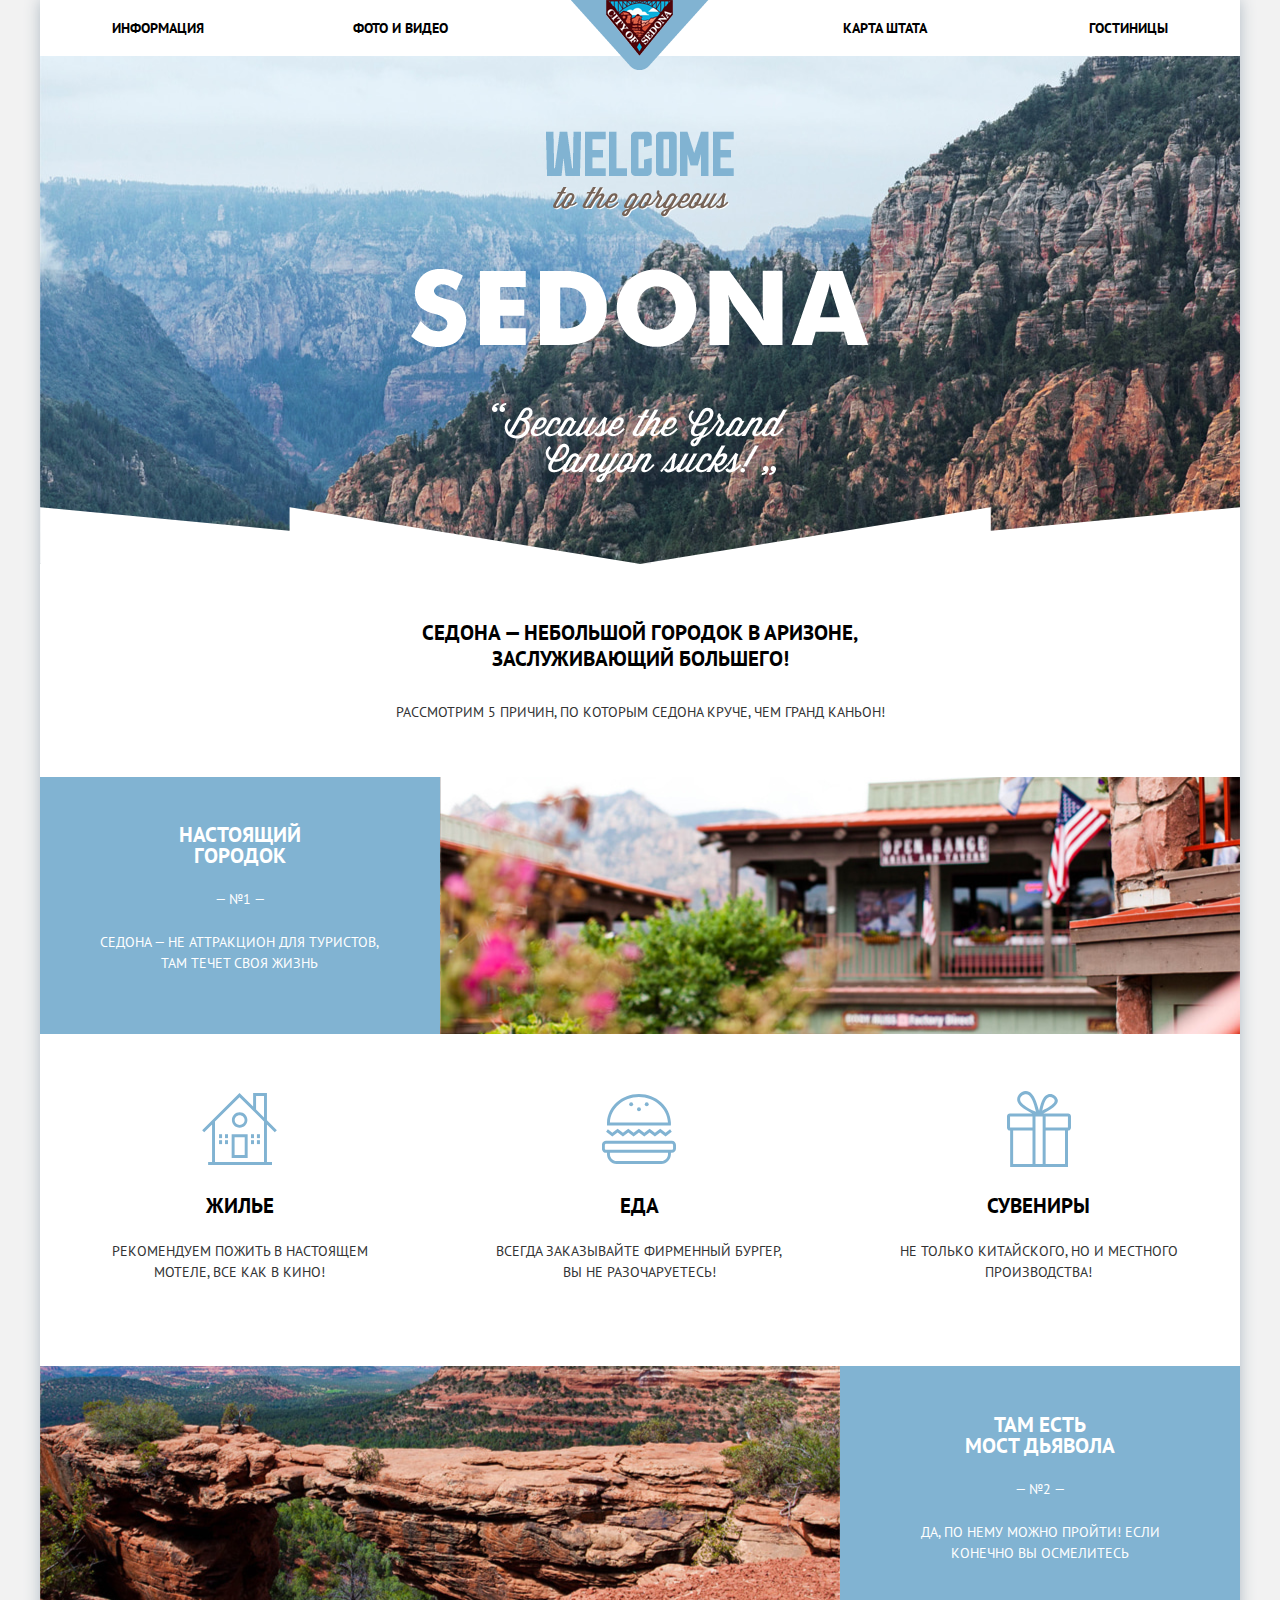
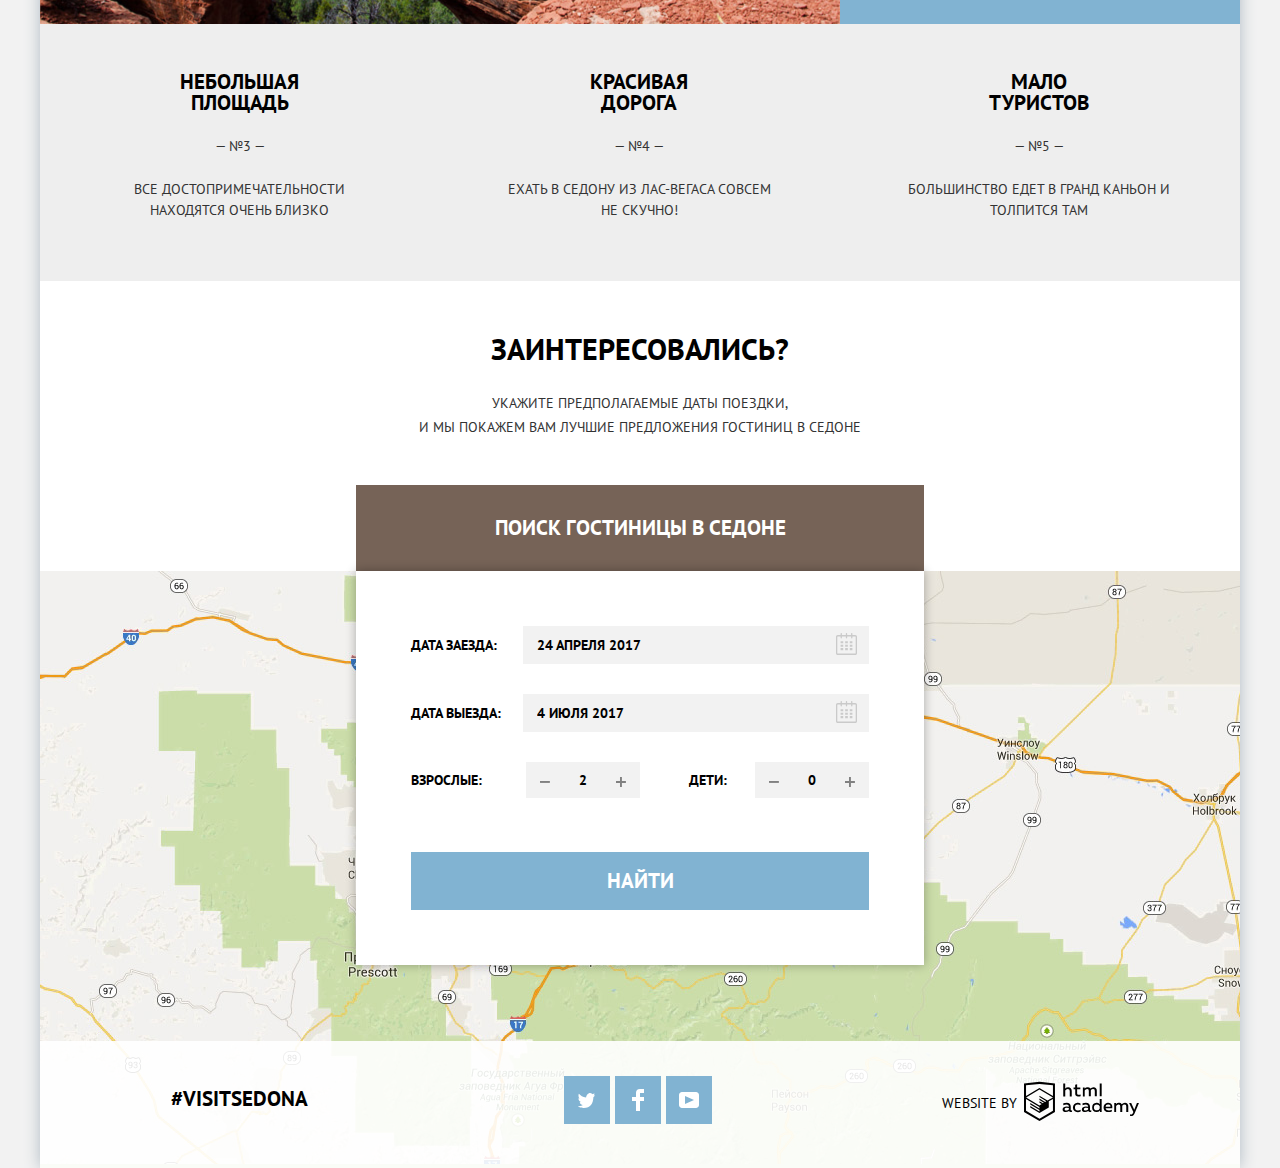
<file: index.html>
<!DOCTYPE html>
<html lang="ru">

<head>
  <meta charset="utf-8">
  <title>HTML Academy: Седона</title>
  <link href="https://fonts.googleapis.com/css?family=PT+Sans:400,700&amp;subset=cyrillic" rel="stylesheet">
  <link href="css/normalize.css" rel="stylesheet">
  <link href="css/style.css" rel="stylesheet">
</head>

<body>
  <div class="wrapper">
    <header class="main-header">
      <nav class="main-navigation">
        <a class="main-header-logo">
          <img src="img/logo.png" width="138" height="70" alt="Логотип">
        </a>
        <ul class="site-navigation">
          <li>
            <a href="#">Информация</a>
          </li>
          <li>
            <a href="#">Фото и видео</a>
          </li>
          <li>
            <a href="#">Карта штата</a>
          </li>
          <li>
            <a href="inner.html">Гостиницы</a>
          </li>
        </ul>
      </nav>
    </header>
    <main class="container">
      <div class="intro">
        <img src="img/welcome.png" width="458" height="352" alt="Добро пожаловать в Седону">
      </div>
      <div class="lead-block">
        <b>Седона — небольшой городок в Аризоне, заслуживающий большего!</b>
        <p>Рассмотрим 5 причин, по которым Седона круче, чем Гранд Каньон!</p>
      </div>
      <div class="reason-special reason-1">
        <div class="reason-special-text reason">
          <h2>Настоящий городок</h2>
          <p class="reason-number">— №1 —</p>
          <p class="explanation">Седона — не аттракцион для туристов, там течет своя жизнь</p>
        </div>
        <div class="reason-special-image-1"></div>
      </div>
      <ul class="features">
        <li class="feature-item">
          <h2>Жилье</h2>
          <p class="explanation">Рекомендуем пожить в настоящем мотеле, все как в кино!</p>
        </li>
        <li class="feature-item">
          <h2>Еда</h2>
          <p class="explanation">Всегда заказывайте ФИРМЕННЫЙ БУРГЕР, Вы НЕ разочаруетесь!</p>
        </li>
        <li class="feature-item">
          <h2>Сувениры</h2>
          <p class="explanation">Не только китайского, но и местного производства!</p>
        </li>
      </ul>
      <div class="reason-special reason-2">
        <div class="reason-special-text reason">
          <h2>Там есть<br>мост дьявола</h2>
          <p class="reason-number">— №2 —</p>
          <p class="explanation">Да, по нему можно пройти! Если конечно вы осмелитесь</p>
        </div>
        <div class="reason-special-image-2"></div>
      </div>
      <div class="other-reasons">
        <div class="reason">
          <h2>Небольшая площадь</h2>
          <p class="reason-number">— №3 —</p>
          <p class="explanation">Все достопримечательности находятся очень близко</p>
        </div>
        <div class="reason">
          <h2>Красивая дорога</h2>
          <p class="reason-number">— №4 —</p>
          <p class="explanation">Ехать в Седону из Лас-Вегаса совсем не скучно!</p>
        </div>
        <div class="reason">
          <h2>Мало туристов</h2>
          <p class="reason-number">— №5 —</p>
          <p class="explanation">Большинство едет в Гранд Каньон и толпится там</p>
        </div>
      </div>
      <div class="search-hotel">
        <span>Заинтересовались?</span>
        <p>Укажите предполагаемые даты поездки,<br>и мы покажем вам лучшие предложения гостиниц в Седоне</p>
        <button class="button-search" type="button">Поиск гостиницы в Седоне</button>
        <form action="https://echo.htmlacademy.ru" method="post">
          <div class="search-hotel-line date">
            <label for="search-hotel-arrival" class="search-label">Дата заезда:</label>
            <div class="arrival">
              <input id="search-hotel-arrival" class="search-input" type="text" name="arrival" value="24 апреля 2017">
              <button class="button-calendar" type="button">
                <svg class="calendar-svg" xmlns="http://www.w3.org/2000/svg" width="21" height="22" viewBox="0 0 21 22">
                  <path fill="#cacaca" d="M19.251 2.025h-2.845V.648c0-.381-.294-.689-.656-.689-.363 0-.656.308-.656.689v1.377h-3.938V.648c0-.381-.294-.689-.655-.689-.363 0-.657.308-.657.689v1.377H5.906V.648c0-.381-.294-.689-.656-.689-.363 0-.657.308-.657.689v1.377H1.75C.784 2.025 0 2.847 0 3.862v16.302C0 21.179.784 22 1.75 22h17.501c.966 0 1.749-.821 1.749-1.836V3.862c0-1.015-.783-1.837-1.749-1.837zm.437 18.139a.448.448 0 0 1-.437.459H1.75a.45.45 0 0 1-.438-.459V3.862a.45.45 0 0 1 .438-.459h2.844v1.378c0 .381.294.689.657.689.362 0 .656-.308.656-.689V3.403h3.938v1.378c0 .381.294.689.657.689.361 0 .655-.308.655-.689V3.403h3.938v1.378c0 .381.293.689.656.689.362 0 .656-.308.656-.689V3.403h2.845c.241 0 .437.206.437.459v16.302z"/>
                  <path fill="#cacaca" d="M4.594 8.225h2.625v2.066H4.594zM4.594 11.668h2.625v2.067H4.594zM4.594 15.112h2.625v2.066H4.594zM9.188 15.112h2.625v2.066H9.188zM9.188 11.668h2.625v2.067H9.188zM9.188 8.225h2.625v2.066H9.188zM13.781 15.112h2.625v2.066h-2.625zM13.781 11.668h2.625v2.067h-2.625zM13.781 8.225h2.625v2.066h-2.625z"/>
                </svg>
              </button>
            </div>
          </div>
          <div class="search-hotel-line date">
            <label for="search-hotel-departure" class="search-label">Дата выезда:</label>
            <div class="departure">
              <input id="search-hotel-departure" class="search-input" type="text" name="departure" value="4 июля 2017">
              <button class="button-calendar" type="button">
                <svg class="calendar-svg" xmlns="http://www.w3.org/2000/svg" width="21" height="22" viewBox="0 0 21 22">
                  <path fill="#cacaca" d="M19.251 2.025h-2.845V.648c0-.381-.294-.689-.656-.689-.363 0-.656.308-.656.689v1.377h-3.938V.648c0-.381-.294-.689-.655-.689-.363 0-.657.308-.657.689v1.377H5.906V.648c0-.381-.294-.689-.656-.689-.363 0-.657.308-.657.689v1.377H1.75C.784 2.025 0 2.847 0 3.862v16.302C0 21.179.784 22 1.75 22h17.501c.966 0 1.749-.821 1.749-1.836V3.862c0-1.015-.783-1.837-1.749-1.837zm.437 18.139a.448.448 0 0 1-.437.459H1.75a.45.45 0 0 1-.438-.459V3.862a.45.45 0 0 1 .438-.459h2.844v1.378c0 .381.294.689.657.689.362 0 .656-.308.656-.689V3.403h3.938v1.378c0 .381.294.689.657.689.361 0 .655-.308.655-.689V3.403h3.938v1.378c0 .381.293.689.656.689.362 0 .656-.308.656-.689V3.403h2.845c.241 0 .437.206.437.459v16.302z"/>
                  <path fill="#cacaca" d="M4.594 8.225h2.625v2.066H4.594zM4.594 11.668h2.625v2.067H4.594zM4.594 15.112h2.625v2.066H4.594zM9.188 15.112h2.625v2.066H9.188zM9.188 11.668h2.625v2.067H9.188zM9.188 8.225h2.625v2.066H9.188zM13.781 15.112h2.625v2.066h-2.625zM13.781 11.668h2.625v2.067h-2.625zM13.781 8.225h2.625v2.066h-2.625z"/>
                </svg>
              </button>
            </div>
          </div>
          <div class="numbers-wrapper">
            <div class="number-adults">
              <label class="search-label adults-label" for="search-hotel-adults">Взрослые:</label>
              <div class="adults-button">
                <button type="button" class="adults-number-minus" aria-label="Уменьшить количество">
                  <svg class="adults-svg-minus" xmlns="http://www.w3.org/2000/svg" width="9.917" height="1.917" viewBox="0 0 9.917 1.917">
                    <path d="M0 0h9.917v1.917h-9.917z"></path>
                  </svg>
                </button>
                <input class="adults-number-input" type="text" name="people" id="search-hotel-adults" value="2">
                <button type="button" class="adults-number-plus" aria-label="Увеличить количество">
                  <svg class="adults-svg-plus" xmlns="http://www.w3.org/2000/svg" width="9.917" height="9.917" viewBox="0 0 9.917 9.917">
                    <path d="M9.917 4h-4v-4h-1.917v4h-4v1.917h4v4h1.917v-4h4z"></path>
                  </svg>
                </button>
              </div>
            </div>
            <div class="number-children">
              <label class="search-label children-label" for="search-hotel-children">Дети:</label>
              <div class="children-button">
                <button type="button" class="children-number-minus" aria-label="Уменьшить количество">
                  <svg class="children-svg-minus" xmlns="http://www.w3.org/2000/svg" width="9.917" height="1.917" viewBox="0 0 9.917 1.917">
                    <path d="M0 0h9.917v1.917h-9.917z"></path>
                  </svg>
                </button>
                <input class="children-number-input" type="text" name="people" id="search-hotel-children" value="0">
                <button type="button" class="children-number-plus" aria-label="Увеличить количество">
                  <svg class="children-svg-plus" xmlns="http://www.w3.org/2000/svg" width="9.917" height="9.917" viewBox="0 0 9.917 9.917">
                    <path d="M9.917 4h-4v-4h-1.917v4h-4v1.917h4v4h1.917v-4h4z"></path>
                  </svg>
                </button>
              </div>
            </div>
          </div>
          <button class="button" type="submit">Найти</button>
        </form>
      </div>
      <div class="map">
        <img src="img/map.jpg" width="1200" height="593" alt="Карта окрестностей Седоны">
      </div>
    </main>
    <footer class="main-footer footer-index">
      <p class="footer-hashtag">#visitsedona</p>
      <div class="footer-social">
        <a class="btn-social link-tw" href="#">
          <span class="visually-hidden">Twitter</span>
          <svg class="social-svg" xmlns="http://www.w3.org/2000/svg" xmlns:xlink="http://www.w3.org/1999/xlink" width="17" height="15"
            viewBox="0 0 17 15">
            <path d="M10.95.144c1.685-.496 2.984.27 3.577 1.179.673-.231 1.331-.481 2.011-.708a2.345 2.345 0 0 1-.857 1.768c.685.17 1.304-.491 1.304-.491-.169 1-1.006 1.788-1.563 2.024-.231 6.75-3.175 11.217-10.077 11.082h-.446c-.41 0-4.164-.46-4.898-1.887 2.271.196 3.893-.422 4.693-1.177-.96-.3-2.679-.477-2.979-2.95.349.106.564.228 1.19.119C1.705 8.247.374 7.53.448 5.33c.285.328 1.067.536 1.34.472C1.085 5.561-.182 2.442.894.85c1.818 1.854 3.735 3.606 7.152 3.773C8.254 2.33 9.183.793 10.95.144z"></path>
          </svg>
        </a>
        <a class="btn-social link-fb" href="#">
          <span class="visually-hidden">Facebook</span>
          <svg class="social-svg" xmlns="http://www.w3.org/2000/svg" width="12" height="22" viewBox="0 0 12 22">
            <path d="M12 4V0H8a4 4 0 0 0-4 4v4H0v4h4v10h4V12h4V8H8V4h4z"></path>
          </svg>
        </a>
        <a class="btn-social link-yb" href="#">
          <span class="visually-hidden">Youtube</span>
          <svg class="social-svg" xmlns="http://www.w3.org/2000/svg" xmlns:xlink="http://www.w3.org/1999/xlink" width="20" height="16"
            viewBox="0 0 20 16">
            <path d="M17 0H3C1.35 0 0 1.35 0 3v10c0 1.65 1.35 3 3 3h14c1.65 0 3-1.35 3-3V3c0-1.65-1.35-3-3-3zM6.027 11.998V4.002L15.014 8l-8.987 3.998z"></path>
          </svg>
        </a>
      </div>
      <div class="footer-copyright">
        <span>Website by</span>
        <a class="footer-designed" href="https://htmlacademy.ru/intensive/htmlcss">
          <span class="visually-hidden">html academy</span>
          <svg class="developer-svg" id="Layer_1" data-name="Layer 1" xmlns="http://www.w3.org/2000/svg" viewBox="0 0 108.08 36.85">
            <title>HTML Academy, Профессиональный HTML и CSS, уровень 1</title>
            <path d="M44.61,26.88a2,2,0,0,0,.55-0.1v1.33a3.25,3.25,0,0,1-1.18.21,1.67,1.67,0,0,1-1.67-1,4.84,4.84,0,0,1-3.14,1.08c-1.51,0-2.91-.83-2.91-2.55,0-2.13,2-2.79,3.71-2.79a11.08,11.08,0,0,1,2.17.25v-0.3c0-1-.76-1.77-2.19-1.77a7.42,7.42,0,0,0-3,.64v-1.7a10.21,10.21,0,0,1,3.19-.55c2.36,0,3.81,1.12,3.81,3.65v3a0.54,0.54,0,0,0,.49.59h0.17Zm-6.44-1.13A1.35,1.35,0,0,0,39.63,27h0.11a3.39,3.39,0,0,0,2.41-1V24.58a9.72,9.72,0,0,0-1.81-.21c-1,0-2.16.33-2.16,1.38h0Zm12.36-6.11a5,5,0,0,1,2.57.64V22a4.08,4.08,0,0,0-2.3-.7,2.75,2.75,0,1,0,0,5.49,5,5,0,0,0,2.43-.64v1.71a6.27,6.27,0,0,1-2.76.57A4.21,4.21,0,0,1,46,24.51q0-.21,0-0.41a4.32,4.32,0,0,1,4.18-4.46h0.38Zm12.17,7.24a2,2,0,0,0,.55-0.1v1.33a3.25,3.25,0,0,1-1.18.21,1.67,1.67,0,0,1-1.67-1,4.84,4.84,0,0,1-3.14,1.08c-1.51,0-2.91-.83-2.91-2.55,0-2.13,2-2.79,3.71-2.79a11.08,11.08,0,0,1,2.17.25v-0.3c0-1-.76-1.77-2.19-1.77a7.42,7.42,0,0,0-3,.64v-1.7a10.21,10.21,0,0,1,3.19-.55c2.36,0,3.81,1.12,3.81,3.65v3a0.54,0.54,0,0,0,.49.59h0.17Zm-6.44-1.13A1.35,1.35,0,0,0,57.73,27h0.11a3.39,3.39,0,0,0,2.41-1V24.58a9.72,9.72,0,0,0-1.81-.21c-1.06,0-2.16.33-2.16,1.38h0ZM73,16V28.2H71.35V26.88a3.88,3.88,0,0,1-3.19,1.54,4.4,4.4,0,0,1,0-8.78,3.81,3.81,0,0,1,3,1.3V16H73Zm-4.53,5.22a2.76,2.76,0,1,0,0,5.52A2.86,2.86,0,0,0,71.15,25V23A2.91,2.91,0,0,0,68.49,21.27ZM79,19.64c3.31,0,4.46,2.68,3.92,5.09H76.7c0.21,1.5,1.67,2.11,3.19,2.11a6.11,6.11,0,0,0,2.64-.59v1.6a7.14,7.14,0,0,1-3,.57C77,28.42,74.78,27,74.78,24a4.18,4.18,0,0,1,4-4.39H79Zm0.09,1.54a2.28,2.28,0,0,0-2.44,2.1v0.06H81.3A2,2,0,0,0,79.13,21.18Zm5.73,7V19.87h1.65v1a3.81,3.81,0,0,1,2.78-1.27A2.86,2.86,0,0,1,91.89,21a4.12,4.12,0,0,1,2.91-1.33A3.06,3.06,0,0,1,98,23V28.2h-1.9V23.05a1.59,1.59,0,0,0-1.42-1.75H94.42a2.8,2.8,0,0,0-2.07,1.12V28.2h-1.9V23.05A1.59,1.59,0,0,0,89,21.31H88.8a3,3,0,0,0-2.21,1.29v5.63H84.86Zm21.31-8.33h1.9l-3.91,9.46c-0.9,2.17-2.09,2.86-3.35,2.86a4.76,4.76,0,0,1-1.1-.14V30.46a2.86,2.86,0,0,0,.85.12c0.9,0,1.58-.64,2.07-1.9l0.17-.42-4-8.4h2l2.86,6.29ZM38.73,1.46V6.22a3.81,3.81,0,0,1,2.7-1.14,3.25,3.25,0,0,1,3.44,3.4v5.15H43V8.72a1.81,1.81,0,0,0-1.61-2h-0.3a2.93,2.93,0,0,0-2.32,1.39v5.52h-1.9V1.46h1.9ZM49.94,2.31v3h3V6.91h-3v3.81c0,1.1.5,1.46,1.58,1.46a4.49,4.49,0,0,0,1.69-.33v1.6A6.8,6.8,0,0,1,51,13.8a2.55,2.55,0,0,1-2.86-2.74V6.89H46.58V5.26h1.5V2.74Zm5.4,11.31V5.28H57v1A3.81,3.81,0,0,1,59.77,5a2.86,2.86,0,0,1,2.6,1.33A4.12,4.12,0,0,1,65.28,5,3.06,3.06,0,0,1,68.44,8.4v5.21h-1.9V8.46a1.59,1.59,0,0,0-1.42-1.75H64.89a2.8,2.8,0,0,0-2.07,1.12v5.78h-1.9V8.46A1.59,1.59,0,0,0,59.5,6.71H59.27A3,3,0,0,0,57.06,8v5.63H55.34ZM71.17,1.45H73V13.6H71.17V1.45ZM14.71,0H14.55L0,1.54V28.21l14.55,8.66,14.55-8.66V1.54Zm12.5,27.1L14.55,34.64,1.9,27.12V16.18l12.59,7.5V25L5.86,19.9v1.31l8.68,5.21v1.39L5.87,22.65V24l8.68,5.21,8.75-5.24V18.31L27.2,16V27.12Zm0-12.53-3.48,2-1.6,1L14.51,13v1.31L21,18.23H21l-0.14.09-1,.54-5.37-3.2V17l4.24,2.52-1,.67-3.2-1.9v1.31l2.1,1.24L14.5,22.1,2,14.65,14.51,7.11Zm0-1.32L14.49,5.76,1.91,13.25v-10L14.56,1.92,27.21,3.25v10h0Z"
              transform="translate(0 -0.02)"></path>
          </svg>
        </a>
      </div>
    </footer>
  </div>
</body>

</html>
</file>
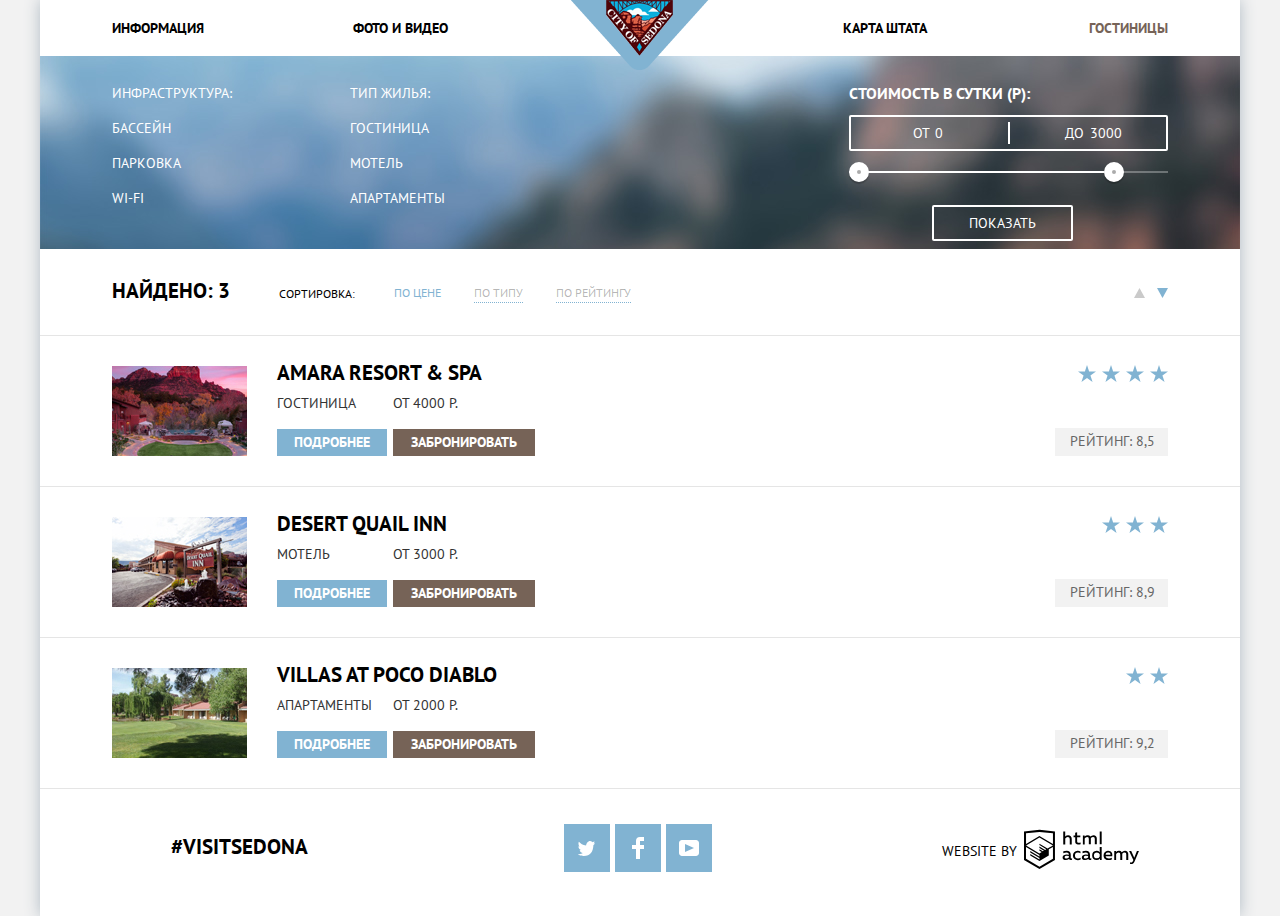
<file: inner.html>
<!DOCTYPE html>
<html lang="ru">

<head>
  <meta charset="utf-8">
  <title>HTML Academy: Седона</title>
  <link href="https://fonts.googleapis.com/css?family=PT+Sans:400,700&amp;subset=cyrillic" rel="stylesheet">
  <link href="css/normalize.css" rel="stylesheet">
  <link href="css/style.css" rel="stylesheet">
</head>

<body>
  <div class="wrapper">
    <header class="main-header">
      <nav class="main-navigation">
        <a class="main-header-logo" href="index.html">
          <img src="img/logo.png" width="138" height="70" alt="Логотип">
        </a>
        <ul class="site-navigation">
          <li>
            <a href="#">Информация</a>
          </li>
          <li>
            <a href="#">Фото и видео</a>
          </li>
          <li>
            <a href="#">Карта штата</a>
          </li>
          <li>
            <a href="#" class="site-navigation-current">Гостиницы</a>
          </li>
        </ul>
      </nav>
    </header>
    <main class="container">
      <h1 class="visually-hidden">Выбор жилья</h1>
      <section class="filter">
        <h2 class="visually-hidden">Фильтр</h2>
        <form class="filter-form" action="https://echo.htmlacademy.ru" method="get">
          <fieldset>
            <legend>Инфраструктура:</legend>
            <p class="filter-item">
              <input id="filter-pool" class="visually-hidden checkbox" type="checkbox" name="pool" checked>
              <label for="filter-pool">Бассейн</label>
            </p>
            <p class="filter-item">
              <input id="filter-parking" class="visually-hidden checkbox" type="checkbox" name="parking">
              <label for="filter-parking">Парковка</label>
            </p>
            <p class="filter-item">
              <input id="filter-wi-Fi" class="visually-hidden checkbox" type="checkbox" name="wi-Fi">
              <label for="filter-wi-Fi">Wi-Fi</label>
            </p>
          </fieldset>
          <fieldset>
            <legend>Тип жилья:</legend>
            <p class="filter-item">
              <input id="filter-hotel" class="visually-hidden checkbox" type="checkbox" name="hotel" checked>
              <label for="filter-hotel">Гостиница</label>
            </p>
            <p class="filter-item">
              <input id="filter-motel" class="visually-hidden checkbox" type="checkbox" name="motel" checked>
              <label for="filter-motel">Мотель</label>
            </p>
            <p class="filter-item">
              <input id="filter-apartments" class="visually-hidden checkbox" type="checkbox" name="apartments" checked>
              <label for="filter-apartments">Апартаменты</label>
            </p>
          </fieldset>
          <div class="filter-range">
            <div class="filter-range-title">Стоимость в сутки (р):</div>
            <div class="price-controls">
              <label class="min-price">от
                <input type="text" name="min-price" value="0">
              </label>
              <label class="max-price">до
                <input type="text" name="max-price" value="3000">
              </label>
            </div>
            <div class="range-controls">
              <div class="scale">
                <div class="bar"></div>
              </div>
              <div class="range-toggle range-toggle-min"></div>
              <div class="range-toggle range-toggle-max"></div>
            </div>
            <button class="btn-transparent" type="submit">Показать</button>
          </div>
        </form>
      </section>
      <section class="searching-results">
        <h2 class="visually-hidden">Результаты поиска</h2>
        <div class="sorting-block">
          <b>Найдено: 3</b>
          <div class="sorting">
            <span>Сортировка:</span>
            <ul class="sorting-option">
              <li>
                <button class="button-sorting current-sorting" type="button">по цене</button>
              </li>
              <li>
                <button class="button-sorting" type="button">по типу</button>
              </li>
              <li>
                <button class="button-sorting" type="button">по рейтингу</button>
              </li>
            </ul>
            <ul class="sorting-direction">
              <li>
                <label for="sorting-ascending" class="visually-hidden">Сортировка по возрастанию</label>
                <button id="sorting-ascending" type="button" class="sort-ascending">
                  <svg xmlns="http://www.w3.org/2000/svg" width="11" height="10" viewBox="0 0 11 10">
                    <path fill="#cacaca" d="M5.5 0L0 10h11z" />
                  </svg>
                </button>
              </li>
              <li>
                <label for="sorting-descending" class="visually-hidden">Сортировка по убыванию</label>
                <button id="sorting-descending" type="button" class="sort-descending current-direction">
                  <svg xmlns="http://www.w3.org/2000/svg" width="11" height="10" viewBox="0 0 11 10">
                    <path fill="#cacaca" d="M5.5 10L0 0h11" />
                  </svg>
                </button>
              </li>
            </ul>
          </div>
        </div>
        <ul class="hotels">
          <li class="hotel">
            <div class="hotel-image">
              <img src="img/photo-amara.jpg" width="135" height="90" alt="Фото">
            </div>
            <div class="hotel-center">
              <h3>
                <a class="hotel-name" href="#">Amara Resort & Spa</a>
              </h3>
              <div class="hotel-text">
                <p class="accomodation-sort">гостиница</p>
                <p>от 4000 р.</p>
              </div>
              <div class="hotel-buttons">
                <a class="about-button" href="#">Подробнее</a>
                <a class="reservation-button" href="#">Забронировать</a>
              </div>
            </div>
            <div class="hotel-right">
              <div class="stars">
                <span class="icon-star">
                  <img src="img/star.svg" width="18" height="17">
                </span>
                <span class="icon-star">
                  <img src="img/star.svg" width="18" height="17">
                </span>
                <span class="icon-star">
                  <img src="img/star.svg" width="18" height="17">
                </span>
                <span class="icon-star">
                  <img src="img/star.svg" width="18" height="17">
                </span>
              </div>
              <div class="text-rating">
                <span class="average-rating">Рейтинг: 8,5</span>
              </div>
            </div>
          </li>
          <li class="hotel">
            <div class="hotel-image">
              <img src="img/photo-desert.jpg" width="135" height="90" alt="Фото">
            </div>
            <div class="hotel-center">
              <h3>
                <a class="hotel-name" href="#">Desert Quail Inn</a>
              </h3>
              <div class="hotel-text">
                <p class="accomodation-sort">мотель</p>
                <p>от 3000 р.</p>
              </div>
              <div class="hotel-buttons">
                <a class="about-button" href="#">Подробнее</a>
                <a class="reservation-button" href="#">Забронировать</a>
              </div>
            </div>
            <div class="hotel-right">
              <div class="stars">
                <span class="icon-star">
                  <img src="img/star.svg" width="18" height="17">
                </span>
                <span class="icon-star">
                  <img src="img/star.svg" width="18" height="17">
                </span>
                <span class="icon-star">
                  <img src="img/star.svg" width="18" height="17">
                </span>
              </div>
              <div class="text-rating">
                <span class="average-rating">Рейтинг: 8,9</span>
              </div>
            </div>
          </li>
          <li class="hotel">
            <div class="hotel-image">
              <img src="img/photo-villas.jpg" width="135" height="90" alt="Фото">
            </div>
            <div class="hotel-center">
              <h3>
                <a class="hotel-name" href="#">Villas at Poco Diablo</a>
              </h3>
              <div class="hotel-text">
                <p class="accomodation-sort">апартаменты</p>
                <p>от 2000 р.</p>
              </div>
              <div class="hotel-buttons">
                <a class="about-button" href="#">Подробнее</a>
                <a class="reservation-button" href="#">Забронировать</a>
              </div>
            </div>
            <div class="hotel-right">
              <div class="stars">
                <span class="icon-star">
                  <img src="img/star.svg" width="18" height="17">
                </span>
                <span class="icon-star">
                  <img src="img/star.svg" width="18" height="17">
                </span>
              </div>
              <div class="text-rating">
                <span class="average-rating">Рейтинг: 9,2</span>
              </div>
            </div>
          </li>
        </ul>
      </section>
    </main>
    <footer class="main-footer">
      <p class="footer-hashtag">#visitsedona</p>
      <div class="footer-social">
        <a class="btn-social link-tw" href="#">
          <span class="visually-hidden">Twitter</span>
          <svg class="social-svg" xmlns="http://www.w3.org/2000/svg" xmlns:xlink="http://www.w3.org/1999/xlink" width="17" height="15"
            viewBox="0 0 17 15">
            <path d="M10.95.144c1.685-.496 2.984.27 3.577 1.179.673-.231 1.331-.481 2.011-.708a2.345 2.345 0 0 1-.857 1.768c.685.17 1.304-.491 1.304-.491-.169 1-1.006 1.788-1.563 2.024-.231 6.75-3.175 11.217-10.077 11.082h-.446c-.41 0-4.164-.46-4.898-1.887 2.271.196 3.893-.422 4.693-1.177-.96-.3-2.679-.477-2.979-2.95.349.106.564.228 1.19.119C1.705 8.247.374 7.53.448 5.33c.285.328 1.067.536 1.34.472C1.085 5.561-.182 2.442.894.85c1.818 1.854 3.735 3.606 7.152 3.773C8.254 2.33 9.183.793 10.95.144z">
          </svg>
        </a>
        <a class="btn-social link-fb" href="#">
          <span class="visually-hidden">Facebook</span>
          <svg class="social-svg" xmlns="http://www.w3.org/2000/svg" width="12" height="22" viewBox="0 0 12 22">
            <path d="M12 4V0H8a4 4 0 0 0-4 4v4H0v4h4v10h4V12h4V8H8V4h4z">
          </svg>
        </a>
        <a class="btn-social link-yb" href="#">
          <span class="visually-hidden">Youtube</span>
          <svg class="social-svg" xmlns="http://www.w3.org/2000/svg" xmlns:xlink="http://www.w3.org/1999/xlink" width="20" height="16"
            viewBox="0 0 20 16">
            <path d="M17 0H3C1.35 0 0 1.35 0 3v10c0 1.65 1.35 3 3 3h14c1.65 0 3-1.35 3-3V3c0-1.65-1.35-3-3-3zM6.027 11.998V4.002L15.014 8l-8.987 3.998z">
          </svg>
        </a>
      </div>
      <div class="footer-copyright">
        <span>Website by</span>
        <a class="footer-designed" href="https://htmlacademy.ru/intensive/htmlcss">
          <span class="visually-hidden">html academy</span>
          <svg class="developer-svg" id="Layer_1" data-name="Layer 1" xmlns="http://www.w3.org/2000/svg" viewBox="0 0 108.08 36.85">
            <title>HTML Academy, Профессиональный HTML и CSS, уровень 1</title>
            <path d="M44.61,26.88a2,2,0,0,0,.55-0.1v1.33a3.25,3.25,0,0,1-1.18.21,1.67,1.67,0,0,1-1.67-1,4.84,4.84,0,0,1-3.14,1.08c-1.51,0-2.91-.83-2.91-2.55,0-2.13,2-2.79,3.71-2.79a11.08,11.08,0,0,1,2.17.25v-0.3c0-1-.76-1.77-2.19-1.77a7.42,7.42,0,0,0-3,.64v-1.7a10.21,10.21,0,0,1,3.19-.55c2.36,0,3.81,1.12,3.81,3.65v3a0.54,0.54,0,0,0,.49.59h0.17Zm-6.44-1.13A1.35,1.35,0,0,0,39.63,27h0.11a3.39,3.39,0,0,0,2.41-1V24.58a9.72,9.72,0,0,0-1.81-.21c-1,0-2.16.33-2.16,1.38h0Zm12.36-6.11a5,5,0,0,1,2.57.64V22a4.08,4.08,0,0,0-2.3-.7,2.75,2.75,0,1,0,0,5.49,5,5,0,0,0,2.43-.64v1.71a6.27,6.27,0,0,1-2.76.57A4.21,4.21,0,0,1,46,24.51q0-.21,0-0.41a4.32,4.32,0,0,1,4.18-4.46h0.38Zm12.17,7.24a2,2,0,0,0,.55-0.1v1.33a3.25,3.25,0,0,1-1.18.21,1.67,1.67,0,0,1-1.67-1,4.84,4.84,0,0,1-3.14,1.08c-1.51,0-2.91-.83-2.91-2.55,0-2.13,2-2.79,3.71-2.79a11.08,11.08,0,0,1,2.17.25v-0.3c0-1-.76-1.77-2.19-1.77a7.42,7.42,0,0,0-3,.64v-1.7a10.21,10.21,0,0,1,3.19-.55c2.36,0,3.81,1.12,3.81,3.65v3a0.54,0.54,0,0,0,.49.59h0.17Zm-6.44-1.13A1.35,1.35,0,0,0,57.73,27h0.11a3.39,3.39,0,0,0,2.41-1V24.58a9.72,9.72,0,0,0-1.81-.21c-1.06,0-2.16.33-2.16,1.38h0ZM73,16V28.2H71.35V26.88a3.88,3.88,0,0,1-3.19,1.54,4.4,4.4,0,0,1,0-8.78,3.81,3.81,0,0,1,3,1.3V16H73Zm-4.53,5.22a2.76,2.76,0,1,0,0,5.52A2.86,2.86,0,0,0,71.15,25V23A2.91,2.91,0,0,0,68.49,21.27ZM79,19.64c3.31,0,4.46,2.68,3.92,5.09H76.7c0.21,1.5,1.67,2.11,3.19,2.11a6.11,6.11,0,0,0,2.64-.59v1.6a7.14,7.14,0,0,1-3,.57C77,28.42,74.78,27,74.78,24a4.18,4.18,0,0,1,4-4.39H79Zm0.09,1.54a2.28,2.28,0,0,0-2.44,2.1v0.06H81.3A2,2,0,0,0,79.13,21.18Zm5.73,7V19.87h1.65v1a3.81,3.81,0,0,1,2.78-1.27A2.86,2.86,0,0,1,91.89,21a4.12,4.12,0,0,1,2.91-1.33A3.06,3.06,0,0,1,98,23V28.2h-1.9V23.05a1.59,1.59,0,0,0-1.42-1.75H94.42a2.8,2.8,0,0,0-2.07,1.12V28.2h-1.9V23.05A1.59,1.59,0,0,0,89,21.31H88.8a3,3,0,0,0-2.21,1.29v5.63H84.86Zm21.31-8.33h1.9l-3.91,9.46c-0.9,2.17-2.09,2.86-3.35,2.86a4.76,4.76,0,0,1-1.1-.14V30.46a2.86,2.86,0,0,0,.85.12c0.9,0,1.58-.64,2.07-1.9l0.17-.42-4-8.4h2l2.86,6.29ZM38.73,1.46V6.22a3.81,3.81,0,0,1,2.7-1.14,3.25,3.25,0,0,1,3.44,3.4v5.15H43V8.72a1.81,1.81,0,0,0-1.61-2h-0.3a2.93,2.93,0,0,0-2.32,1.39v5.52h-1.9V1.46h1.9ZM49.94,2.31v3h3V6.91h-3v3.81c0,1.1.5,1.46,1.58,1.46a4.49,4.49,0,0,0,1.69-.33v1.6A6.8,6.8,0,0,1,51,13.8a2.55,2.55,0,0,1-2.86-2.74V6.89H46.58V5.26h1.5V2.74Zm5.4,11.31V5.28H57v1A3.81,3.81,0,0,1,59.77,5a2.86,2.86,0,0,1,2.6,1.33A4.12,4.12,0,0,1,65.28,5,3.06,3.06,0,0,1,68.44,8.4v5.21h-1.9V8.46a1.59,1.59,0,0,0-1.42-1.75H64.89a2.8,2.8,0,0,0-2.07,1.12v5.78h-1.9V8.46A1.59,1.59,0,0,0,59.5,6.71H59.27A3,3,0,0,0,57.06,8v5.63H55.34ZM71.17,1.45H73V13.6H71.17V1.45ZM14.71,0H14.55L0,1.54V28.21l14.55,8.66,14.55-8.66V1.54Zm12.5,27.1L14.55,34.64,1.9,27.12V16.18l12.59,7.5V25L5.86,19.9v1.31l8.68,5.21v1.39L5.87,22.65V24l8.68,5.21,8.75-5.24V18.31L27.2,16V27.12Zm0-12.53-3.48,2-1.6,1L14.51,13v1.31L21,18.23H21l-0.14.09-1,.54-5.37-3.2V17l4.24,2.52-1,.67-3.2-1.9v1.31l2.1,1.24L14.5,22.1,2,14.65,14.51,7.11Zm0-1.32L14.49,5.76,1.91,13.25v-10L14.56,1.92,27.21,3.25v10h0Z"
              transform="translate(0 -0.02)">
          </svg>
        </a>
      </div>
    </footer>
  </div>
</body>

</html>
</file>
<file: css/style.css>
body {
  margin: 0;
  padding: 0;

  font-weight: normal;
  font-size: 14px;
  line-height: 21px;
  font-family: "PT Sans", Arial, sans-serif;
  color: #333333;
  text-transform: uppercase;

  background-color: #f2f2f2;
}

.visually-hidden {
  position: absolute;

  width: 1px;
  height: 1px;
  margin: -1px;
  padding: 0;
  overflow: hidden;

  border: 0;

  clip: rect(0 0 0 0);
}

a {
  text-decoration: none;
}

img {
  display: block;
}

.wrapper {
  position: relative;

  width: 1200px;
  margin: 0 auto;

  background-color: #ffffff;
  -webkit-box-shadow: 0 0 15px 0 #b0bbc4;
          box-shadow: 0 0 15px 0 #b0bbc4;
}

.main-navigation {
  position: relative;

  line-height: 26px;
  color: #000000;
}

.main-header-logo {
  position: absolute;
  top: 0;
  left: 50%;

  display: block;
  margin-left: -69px;
}

.site-navigation,
.features,
.footer-social {
  margin: 0;
  padding: 0;

  list-style: none;
}

.site-navigation {
  display: -webkit-box;
  display: -ms-flexbox;
  display: flex;
  padding: 15px 6%;
}

.site-navigation li {
  width: 22.8%;
}

.site-navigation li:nth-child(2) {
  margin-right: auto;
}

.site-navigation li:nth-child(3),
.site-navigation li:nth-child(4) {
  text-align: right;
}

.site-navigation a {
  font-weight: bold;
  color: #000000;
}

.site-navigation a[href]:hover,
.site-navigation a[href]:focus {
  color: #81b3d2;
}

.site-navigation a[href]:active {
  opacity: 0.3;
}

.intro {
  -webkit-box-sizing: border-box;
          box-sizing: border-box;
  height: 508px;
  padding-top: 75px;
  padding-bottom: 78px;

  background-color: #414447;
  background-image: url("../img/shape.png"), url("../img/background-photo.jpg");
  background-repeat: no-repeat;
  background-position: bottom, center 28%;
}

.intro img {
  display: block;
  margin: 0 auto;
}

.lead-block {
  padding-top: 56px;
  padding-bottom: 52px;

  text-align: center;
}

.lead-block b {
  display: block;
  width: 500px;
  margin: 0 auto 27px auto;

  font-weight: bold;
  font-size: 21px;
  line-height: 26px;
  color: #000000;
}

.lead-block p {
  margin-bottom: 0;

  line-height: 26px;
}

.reason-special {
  display: -webkit-box;
  display: -ms-flexbox;
  display: flex;

  background-color: #81b3d2;
}

.reason-special-text {
  text-align: center;
}

.reason {
  width: 33.3%;
  padding-top: 30px;
  padding-bottom: 60px;

  text-align: center;
}

.reason h2 {
  width: 40%;
  margin-right: auto;
  margin-bottom: 23px;
  margin-left: auto;
}

.reason-number {
  margin-bottom: 22px;
}

.explanation {
  width: 305px;
  margin-right: auto;
  margin-bottom: 0;
  margin-left: auto;
}

.other-reasons .explanation {
  width: 280px;
}

.reason-special-image-1 {
  width: 66.7%;

  background-image: url("../img/photo-1.jpg");
  background-position: center;
  background-size: cover;
}

.reason-special-image-2 {
  -ms-flex-order: -1;
  order: -1;
  width: 66.7%;

  background-image: url("../img/photo-2.jpg");
  background-position: center;
  background-size: cover;

  -webkit-box-ordinal-group: 0;
}

.reason h2 {
  font-weight: bold;
  font-size: 21px;
  line-height: 21px;
  color: #000000;
}

.reason-special h2 {
  font-weight: bold;
  font-size: 21px;
  line-height: 21px;
  color: #ffffff;
}

.reason-special p {
  font-weight: normal;
  line-height: 21px;
  color: #ffffff;
}

.features {
  display: -webkit-box;
  display: -ms-flexbox;
  display: flex;
}

.feature-item {
  width: 33.3%;
  padding-top: 57px;
  padding-bottom: 83px;

  text-align: center;
}

.feature-item h2 {
  position: relative;

  margin-bottom: 25px;

  font-weight: bold;
  font-size: 21px;
  line-height: 21px;
  color: #000000;
}

.feature-item::before {
  content: "";

  display: block;
  width: 75px;
  height: 76px;
  margin: 0 auto;
  margin-bottom: 28px;

  background-repeat: no-repeat;
  background-position: center;
}

.feature-item:nth-child(1)::before {
  background-image: url("../img/icon-accomodation.svg");
}

.feature-item:nth-child(2)::before {
  background-image: url("../img/icon-food.svg");
}

.feature-item:nth-child(3)::before {
  background-image: url("../img/icon-souvenirs.svg");
}

.feature-item p {
  line-height: 21px;
}

.other-reasons {
  display: -webkit-box;
  display: -ms-flexbox;
  display: flex;

  background-color: #eeeeee;
}

.search-hotel {
  position: relative;

  padding-top: 50px;

  text-align: center;
}

.search-hotel > span {
  display: block;
  margin-bottom: 24px;

  font-weight: bold;
  font-size: 30px;
  line-height: 36px;
  color: #000000;
}

.search-hotel > p {
  margin-bottom: 46px;

  line-height: 24px;
}

.button-search {
  width: 568px;
  height: 86px;

  font: inherit;
  font-weight: bold;
  font-size: 21px;
  line-height: 26px;
  vertical-align: middle;
  text-align: center;
  color: #ffffff;
  text-transform: uppercase;

  background-color: #766357;
  border: none;
}

.button-search:hover,
.button-search:focus {
  background-color: #604e43;
}

.button-search:active {
  color: rgba(255, 255, 255, 0.3);

  background-color: #503e33;
}

.search-hotel form {
  position: absolute;
  left: 50%;
  z-index: 10;

  display: -webkit-box;
  display: -ms-flexbox;
  display: flex;
      flex-wrap: wrap;
  -webkit-box-sizing: border-box;
          box-sizing: border-box;
  width: 568px;
  padding: 55px;

  text-align: center;

  background-color: #ffffff;
  -webkit-box-shadow: 0 0 10px rgba(0,0,0,0.3);
          box-shadow: 0 0 10px rgba(0,0,0,0.3);
  -webkit-transform: translateX(-50%);
      -ms-transform: translateX(-50%);
          transform: translateX(-50%);

  -ms-flex-wrap: wrap;
}

.search-hotel-line {
  display: -webkit-box;
  display: -ms-flexbox;
  display: flex;
  justify-content: space-between;
  align-items: baseline;
  width: 100%;

  -webkit-box-align: baseline;
  -webkit-box-pack: justify;
  -ms-flex-align: baseline;
  -ms-flex-pack: justify;
}

.search-label {
  font-weight: bold;
  font-size: 14px;
  line-height: 26px;
  color: #000000;
}

.search-hotel input {
  -webkit-box-sizing: border-box;
          box-sizing: border-box;

  font: inherit;
  font-weight: bold;
  font-size: 14px;
  line-height: 26px;
  color: #000000;
  text-transform: uppercase;

  background-color: #f2f2f2;
  border: none;
}

.date {
  margin-bottom: 30px;
}

.date input {
  width: 346px;
  height: 38px;
  padding-right: 12px;
  padding-left: 12px;

  border: none;
  border: 2px solid #f2f2f2;
}

.date input::-ms-clear {
  display: none;
  width: 0;
  height: 0;
}

.date div {
  position: relative;
}

.date button {
  position: absolute;
  top: 6px;
  right: 6px;

  background-color: transparent;
  border: none;
}

.button-calendar:hover path {
  fill: #000000;
}

.button-calendar:active path {
  fill: #81b3d2;
}

.numbers-wrapper {
  width: 100%;
  margin-bottom: 54px;
}

.numbers-wrapper,
.number-adults,
.number-children {
  display: -webkit-box;
  display: -ms-flexbox;
  display: flex;
  align-items: baseline;
  width: 458px;

  -webkit-box-align: baseline;
  -ms-flex-align: baseline;
}

.number-adults,
.number-children {
  width: 50%;
}

.adults-button {
  display: flex;
}

.children-label {
  width: 100%;
  padding-left: 20px;
}

.adults-label {
  width: 50%;

  text-align: left;
}

.adults-button,
.children-button {
  white-space: nowrap;
}

.adults-number-input,
.children-number-input {
  margin-right: -4px;
  margin-left: -4px;
  padding: 0;
}

.adults-number-input {
  margin: 0;
}

.adults-number-input,
.children-number-input,
.adults-number-minus,
.adults-number-plus,
.children-number-minus,
.children-number-plus {
  width: 38px;
  height: 36px;

  text-align: center;
}

.children-number-plus,
.children-number-minus,
.adults-number-plus,
.adults-number-minus {
  padding-top: 9px;
  padding-right: 14.2px;
  padding-bottom: 9px;
  padding-left: 14.2px;

  color: #818181;

  background-color: #f2f2f2;
  border: none;
  cursor: pointer;
}

.adults-svg-minus,
.adults-svg-plus,
.children-svg-minus,
.children-svg-plus {
  vertical-align: middle;

  fill: #818181;
}

.search-hotel input:hover,
.adults-number-minus:hover,
.adults-number-plus:hover,
.children-number-minus:hover,
.children-number-plus:hover {
  background-color: #ebebeb;
}

.adults-number-minus:hover svg,
.adults-number-plus:hover svg,
.children-number-minus:hover svg,
.children-number-plus:hover svg {
  fill: black;
}

.adults-number-minus:active svg,
.adults-number-plus:active svg,
.children-number-minus:active svg,
.children-number-plus:active svg {
  fill: #81b3d2;
}

.search-hotel input:hover {
  border: 2px solid #ebebeb;
}

.search-hotel input:focus {
  background-color: #ffffff;
  border: 2px solid #e5e5e5;
}

.button {
  width: 100%;
  height: 58px;

  font: inherit;
  font-weight: bold;
  font-size: 21px;
  line-height: 26px;
  vertical-align: middle;
  text-align: center;
  color: #ffffff;
  text-transform: uppercase;

  background-color: #81b3d2;
  border: none;
}

.button:hover,
.button:focus {
  background-color: #669ec0;
}

.button:active {
  color: rgba(255, 255, 255, 0.3);

  background-color: #5496bd;
}

.map {
  height: 597px;
  background-color: #cedfaf;
}

.map img {
  display: block;
}

.main-footer {
  display: -webkit-box;
  display: -ms-flexbox;
  display: flex;
  justify-content: space-between;
  padding: 35px 0;

  background-color: rgba(255, 255, 255, 0.9);

  -webkit-box-pack: justify;
  -ms-flex-pack: justify;
}

.main-footer.footer-index {
  position: absolute;
  bottom: 0;

  width: 100%;
}

.main-footer .footer-hashtag {
  width: 33.3%;
  margin-top: 10px;

  font-weight: bold;
  font-size: 21px;
  line-height: 26px;
  text-align: center;
  color: #000000;
}

.main-footer .footer-social {
  display: -webkit-box;
  display: -ms-flexbox;
  display: flex;
  justify-content: center;
  width: 33.3%;

  text-align: center;

  -webkit-box-pack: center;
  -ms-flex-pack: center;
}

.main-footer .btn-social:hover {
  background-color: #669ec0;
}

.main-footer .btn-social:active {
  background-color: #5496bd;
}

.main-footer .btn-social {
  -webkit-box-sizing: border-box;
          box-sizing: border-box;
  width: 46px;
  height: 48px;
  margin-right: 5px;

  text-align: center;

  background-color: #81b3d2;
  display: -webkit-box;
  display: -ms-flexbox;
  display: flex;
} 

.main-footer .link-fb {
  -webkit-box-sizing: border-box;
          box-sizing: border-box;
  width: 46px;
  height: 48px;
  margin-right: 5px;

  text-align: center;

  background-color: #81b3d2;
}

.main-footer .social-svg {
  margin: auto;

  fill: #ffffff;
}

.btn-social:active .social-svg {
  opacity: 0.3;
}

.main-footer .footer-copyright {
  margin-top: -2px;
  display: -webkit-box;
  display: -ms-flexbox;
  display: flex;
  justify-content: center;
  align-items: center;
  width: 33.3%;

  line-height: 26px;
  color: #000000;

  -webkit-box-align: center;
  -webkit-box-pack: center;
  -ms-flex-align: center;
  -ms-flex-pack: center;
}

.footer-copyright span {
  margin-top: -2px;
}

.main-footer .footer-designed {
  padding-top: 4px;
}

.main-footer .developer-svg {
  width: 115px;
  height: 41px;
  margin-left: 7px;

  fill: #000000;
}

.main-footer .developer-svg:hover {
  fill: #81b3d2;
}
.main-footer .developer-svg:active {
  fill: #bdbbbc;
}

.main-header .site-navigation-current {
  color: #766357;
}

.sorting-option,
.sorting-direction,
.hotels {
  margin: 0;
  padding: 0;

  list-style: none;
}

.filter {
  padding: 27px 6% 8px 6%;

  font-size: 14px;
  line-height: 21px;
  color: #ffffff;

  background-color: #4f5c67;
  background-image: url("../img/filter-background.jpg");
  background-size: cover;
}

.filter .filter-form {
  display: -webkit-box;
  display: -ms-flexbox;
  display: flex;
}

.filter fieldset {
  margin: 0;
  padding: 0;

  border: none;
}

.filter fieldset:nth-child(1) {
  margin-right: 118px;
}

.filter fieldset:nth-child(2) {
  margin-right: auto;
}

.filter h3 {
  margin-top: 0;
  margin-bottom: 26px;

  font-weight: bold;
  font-size: 16px;
  line-height: 21px;
  color: #ffffff;
}

.filter-fieldset p {
  margin-top: 0;
  margin-bottom: 25px;
}

.filter-fieldset label {
  position: relative;

  display: block;
  padding-left: 40px;

  cursor: pointer;

  -webkit-user-select: none;
     -moz-user-select: none;
      -ms-user-select: none;
          user-select: none;
}

.checkbox + label::before {
  content: "";
  position: absolute;
  top: -1px;
  left: 0;

  width: 27px;
  height: 24px;

  background-image: url("../img/checkbox-off.svg");
  background-repeat: no-repeat;
  background-position: 0 0;
}

.checkbox:checked + label::before {
  content: "";
  position: absolute;

  width: 27px;
  height: 24px;

  background-image: url("../img/checkbox-on.svg");
  background-repeat: no-repeat;
  background-position: 0 0;
}

.checkbox:disabled + label::before {
  content: "";
  position: absolute;

  width: 27px;
  height: 24px;

  background-image: url("../img/checkbox-off-disabled.svg");
  background-repeat: no-repeat;
  background-position: 0 0;
}

.checkbox[checked]:disabled + label::before {
  content: "";
  position: absolute;

  width: 27px;
  height: 24px;

  background-image: url("../img/checkbox-on-disabled.svg");
  background-repeat: no-repeat;
  background-position: 0 0;
}

.filter .button-filter {
  font: inherit;
  font-size: 14px;
  line-height: 21px;
  vertical-align: middle;
  text-align: center;
  color: #ffffff;
  text-transform: uppercase;

  background-color: transparent;
}

.filter .button-filter:hover {
  color: #000000;

  background-color: #ffffff;
}

.filter-range {
  width: 319px;

  color: #ffffff;
  text-transform: uppercase;
}

.filter-range-title {
  margin-bottom: 11px;

  font-weight: 600;
  font-size: 16px;
  line-height: 21px;
}

.price-controls {
  position: relative;

  height: 32px;
  margin-bottom: 20px;

  font-size: 0;

  border: 2px solid #ffffff;
  border-radius: 2px;
}

.price-controls::after {
  content: "";
  position: absolute;
  top: 50%;
  left: 50%;

  width: 2px;
  height: 22px;

  background: #ffffff;
  -webkit-transform: translate(-50%, -50%);
      -ms-transform: translate(-50%, -50%);
          transform: translate(-50%, -50%);
}

.price-controls label {
  display: inline-block;
  padding-top: 5px;

  font-size: 14px;
  vertical-align: top;

  cursor: pointer;
}

.price-controls .min-price,
.price-controls .max-price {
  width: 90px;
  height: 31px;
  padding-left: 62px;
}

.price-controls input {
  width: 50px;
  margin: 0;

  font: inherit;
  color: inherit;

  background: none;
  border: none;
}

.range-controls {
  position: relative;

  margin-bottom: 32px;
}

.range-controls .scale {
  height: 2px;

  background: rgba(255, 255, 255, 0.3);
}

.range-controls .bar {
  width: 80%;
  height: 2px;

  background: #ffffff;
}

.range-toggle {
  position: absolute;
  top: -9px;

  width: 4px;
  height: 4px;

  background: #ababab;
  border: 8px solid #ffffff;
  border-radius: 50%;
  -webkit-box-shadow: 0 2px 1px 0 rgba(0, 1, 1, 0.2);
          box-shadow: 0 2px 1px 0 rgba(0, 1, 1, 0.2);
  cursor: pointer;
}

.range-toggle:hover {
  background: #1c4f80;
}

.range-toggle-min {
  left: 0;
}

.range-toggle-max {
  left: 80%;
}

.btn-transparent {
  display: block;
  margin: 0 auto;
  margin-right: 95px;
  padding: 6px 35px;

  font-size: 14px;
  line-height: 20px;
  color: #ffffff;
  text-transform: uppercase;

  background: transparent;
  border: 2px solid #ffffff;
  border-radius: 2px;
  cursor: pointer;
}

.btn-transparent:hover {
  color: #000000;

  background: #ffffff;
}

.searching-results b {
  margin-right: 49px;

  font-weight: bold;
  font-size: 21px;
  line-height: 26px;
  color: #000000;
}

.sorting-block {
  display: -webkit-box;
  display: -ms-flexbox;
  display: flex;
  align-items: baseline;
  padding: 31px 6%;
  padding-top: 29px;

  border-bottom: 1px solid #e5e5e5;

  -webkit-box-align: baseline;
  -ms-flex-align: baseline;
}

.sorting {
  display: -webkit-box;
  display: -ms-flexbox;
  display: flex;
  flex-grow: 1;

  font-weight: normal;
  font-size: 12px;
  line-height: 18px;
  color: #000000;

  -webkit-box-flex: 1;
  -ms-flex-positive: 1;
}

.sorting ul {
  display: -webkit-box;
  display: -ms-flexbox;
  display: flex;
}

.sorting span {
  margin-right: 39px;
}

.sorting .sorting-option {
  margin-top: -2px;
  margin-right: auto;
}

.sorting .sort-descending {
  padding-right: 0;
}

.sorting .button-sorting {
  margin-right: 33px;
  padding: 0;

  font: inherit;
  font-weight: normal;
  font-size: 12px;
  line-height: 18px;
  vertical-align: middle;
  text-align: center;
  color: rgba(0, 0, 0, 0.3);
  text-transform: uppercase;

  background-color: transparent;
  border: none;
  border-bottom: 1px dotted #81b3d2;
}

.sorting .button-sorting:hover {
  color: #81b3d2;
}

.sorting .button-sorting:active {
  color: #000000;

  border: none;
}

.sorting .current-sorting {
  color: #81b3d2;

  border: none;
}

.sorting .current-sorting:hover {
  color: #81b3d2;

  border: none;
}

.sorting .current-sorting:active {
  color: #81b3d2;

  border: none;
}

.current-direction path {
  fill: #81b3d2;
}

.sort-ascending svg:hover path {
  fill: #231f20;
}

.sort-ascending svg:active path {
  fill: #81b3d2;
}

.sorting-direction button {
  background-color: transparent;
  border: none;
}

.hotel {
  display: -webkit-box;
  display: -ms-flexbox;
  display: flex;
  padding: 30px 6%;

  border-bottom: 1px solid #e5e5e5;
}

.hotel .hotel-image {
  width: 135px;
  height: 90px;
  margin-right: 30px;
}

.hotel .hotel-center {
  margin-right: auto;
}

.hotel h3 {
  margin-top: -6px;
  margin-bottom: -7px;
}

.hotel .hotel-text {
  display: -webkit-box;
  display: -ms-flexbox;
  display: flex;
  margin-bottom: 15px;
}

.hotel-text p {
  margin-bottom: 0;
}

.hotel .hotel-buttons {
  display: -webkit-box;
  display: -ms-flexbox;
  display: flex;
}

.hotel .accomodation-sort,
.hotel .about-button {
  min-width: 110px;
  margin-right: 6px;
}

.hotel .about-button,
.hotel .reservation-button {
  display: -webkit-box;
  display: -ms-flexbox;
  display: flex;
  justify-content: center;
  align-items: center;
  height: 27px;

  -webkit-box-align: center;
  -webkit-box-pack: center;
  -ms-flex-align: center;
  -ms-flex-pack: center;
}

.hotel .hotel-name {
  font-weight: bold;
  font-size: 21px;
  line-height: 26px;
  color: #000000;
}

.hotel .hotel-name:hover {
  color: #81b3d2;
}

.hotel .hotel-name:active {
  color: rgba(0, 0, 0, 0.3);
}

.hotel .about-button {
  font-weight: bold;
  vertical-align: middle;
  text-align: center;
  color: #ffffff;

  background-color: #81b3d2;
  border: none;
}

.hotel .about-button:hover {
  background-color: #669ec0;
}

.hotel .about-button:active {
  color: rgba(255, 255, 255, 0.3);

  background-color: #5496bd;
}

.hotel .reservation-button {
  width: 142px;

  font-weight: bold;
  vertical-align: middle;
  text-align: center;
  color: #ffffff;

  background-color: #766357;
  border: none;
}

.hotel .reservation-button:hover {
  background-color: #604e43;
}

.hotel .reservation-button:active {
  color: rgba(255, 255, 255, 0.3);

  background-color: #503e33;
}

.hotel .hotel-right {
  display: -webkit-box;
  display: -ms-flexbox;
  display: flex;
  -ms-flex-direction: column;
      flex-direction: column;
  justify-content: space-between;
  align-items: flex-end;

  -webkit-box-align: end;
  -webkit-box-direction: normal;
  -webkit-box-orient: vertical;
  -webkit-box-pack: justify;
  -ms-flex-align: end;
  -ms-flex-pack: justify;
}

.stars img {
  display: inline-block;
  vertical-align: top;
}

.stars {
  margin-top: -1px;
}

.hotel .icon-star {
  margin-left: 2px;
}

.hotel .text-rating {
  padding: 3px 13px 4px 15px;

  color: #666666;

  background-color: #f2f2f2;
}
</file>
